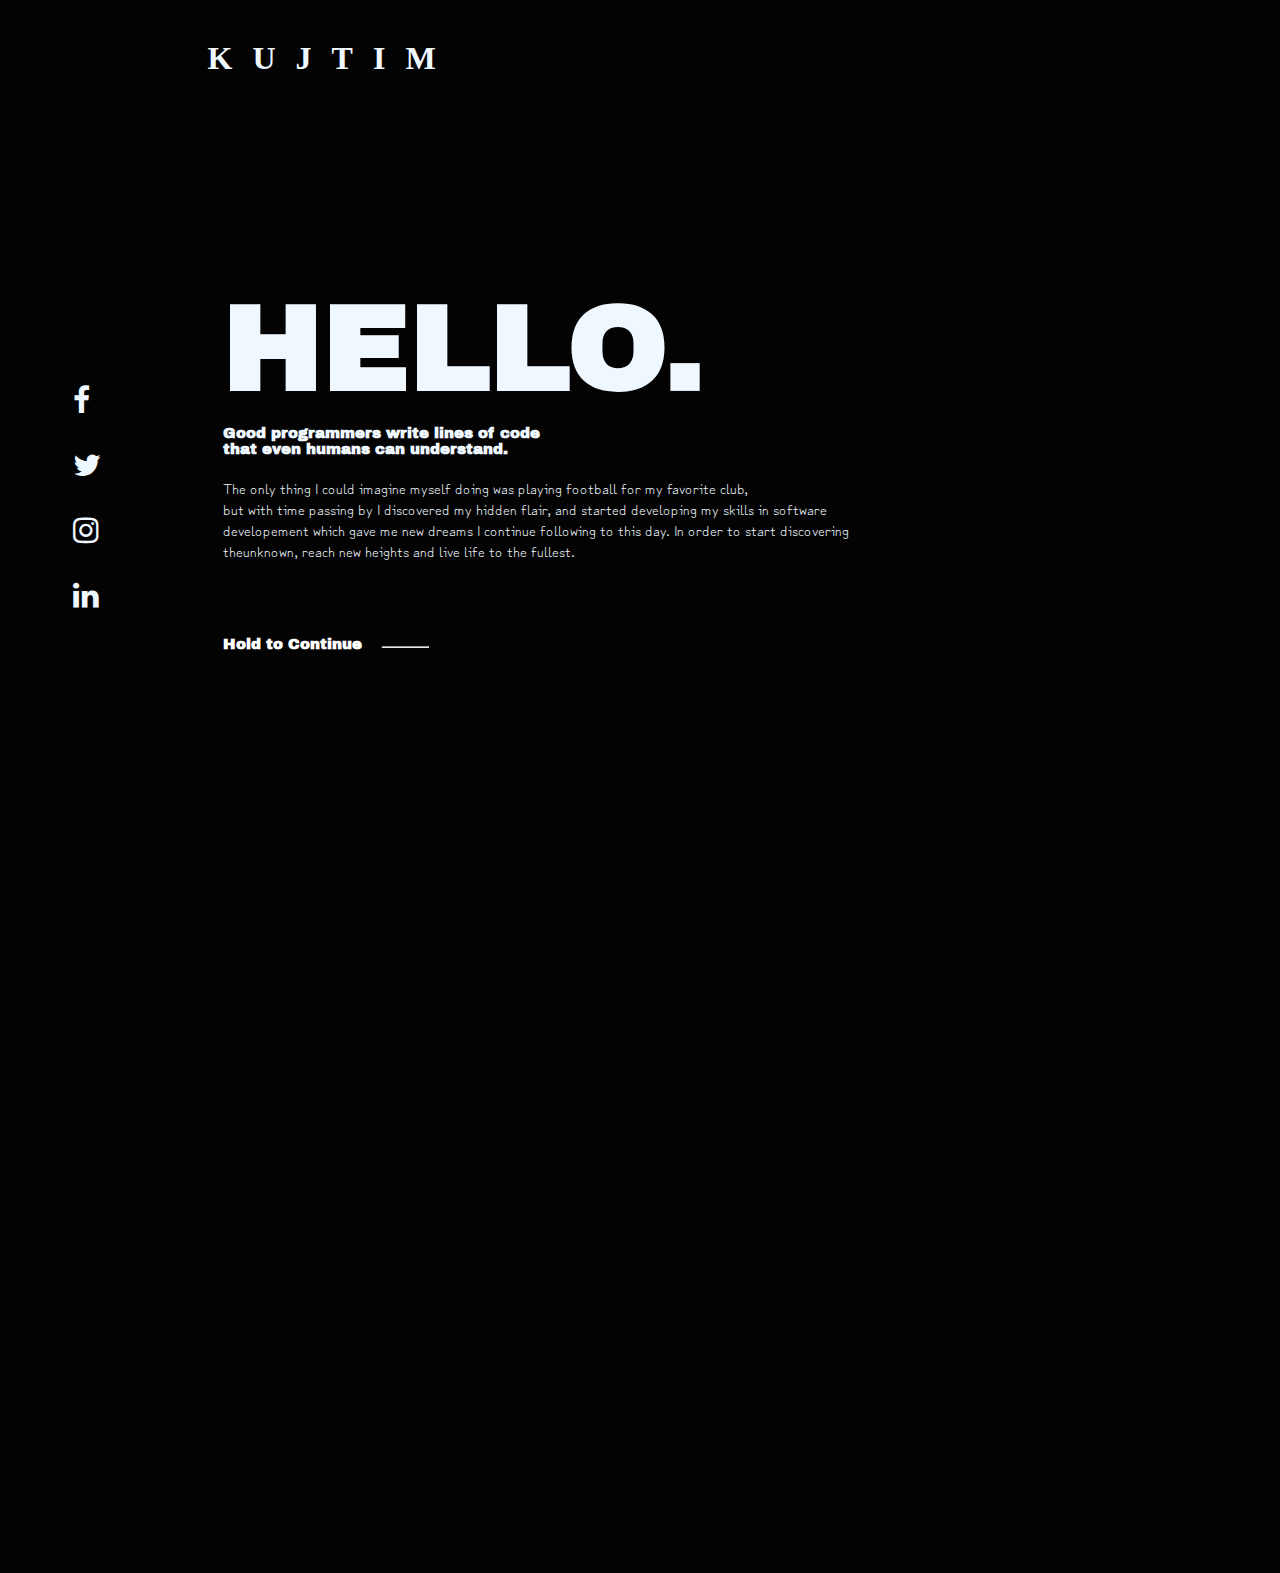
<file: index.html>
<!DOCTYPE html>
<html lang="en">
<head>
	<meta charset="UTF-8">
	<meta content="IE=edge" http-equiv="X-UA-Compatible">
	<meta content="width=device-width, initial-scale=1.0" name="viewport">
	<link href="https://fonts.googleapis.com/css2?family=Bebas+Neue&display=swap" rel="stylesheet">
	<link href="https://fonts.googleapis.com/css2?family=Bebas+Neue&family=Zen+Kurenaido&display=swap" rel="stylesheet">
	<link href="https://fonts.googleapis.com/css2?family=Archivo+Black&family=Russo+One&family=Staatliches&display=swap" rel="stylesheet">
	<title>Kujtim Gjokaj</title>
	<link href="https://cdnjs.cloudflare.com/ajax/libs/font-awesome/4.7.0/css/font-awesome.min.css" rel="stylesheet">
	<link href="img/test.png" rel="Shortcut Icon" type="image/x-icon">
	<link href="style.css" rel="stylesheet">
	
</head>
<body>
	<nav>
			<p style="color: aliceblue;" >K</p>
			<p style="color: aliceblue;">U</p>
			<p style="color: aliceblue;">J</p>
			<p style="color: aliceblue;">T</p>
			<p style="color: aliceblue;">I</p>
			<p style="color: aliceblue;">M</p>

	</nav>



	<div class="menu">
		<ul>
			<li><a class="fa fa-facebook" href="https://www.facebook.com/kujtimgjokajj" style="color: aliceblue;" target="_blank"></a></li>
			<li><a class="fa fa-twitter" href="https://twitter.com/kujtimgjokajj" style="color: aliceblue;" target="_blank"></a></li>
			<li><a class="fa fa-instagram" href="https://www.instagram.com/kujtimgjokajj/" style="color: aliceblue;"target="_blank"></a></li>
			<li><a class="fa fa-linkedin" href="https://www.linkedin.com/in/kujtim-gjokaj/" style="color: aliceblue;"target="_blank"></a></li>
		</ul>
	</div>

	<section>
		<h1>HELLO.</h1>
		<h4>Good programmers write lines of code <br> that even humans can understand.</h4>
		<p>
			The only thing I could imagine myself doing was playing football for my favorite club,<br>
			but with time passing by I discovered my hidden flair, and started developing my skills in software<br> developement which gave me new dreams I continue following to this day.
			In order to  start discovering<br> theunknown, reach new heights and live life to the fullest. 
		</p>
		
		<div class="click">
			<a href="main.html"><h6>Hold to Continue</h6></a>
			<hr>
		</div>
	</section>
		<img src="img/tesimg2.png" alt="Picture of me" width="500px" margin-bottom="10px " style="transform:translate(280%,-74%); z-index: 0;">

</body>
</html>
</file>
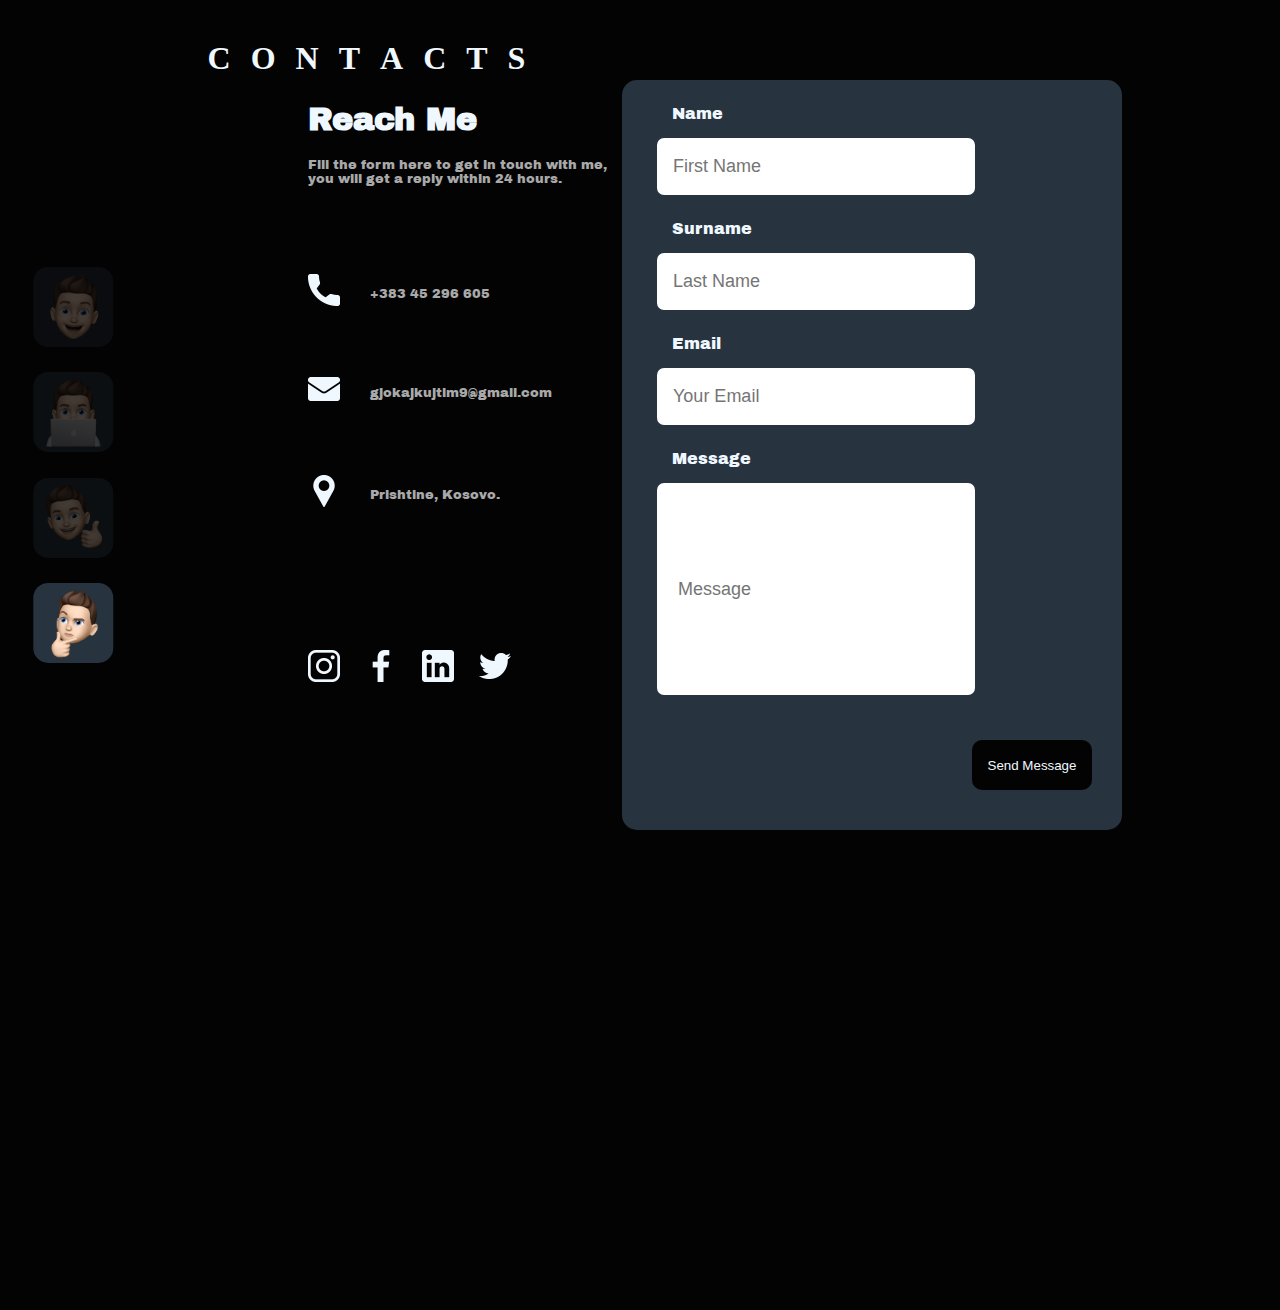
<file: contact.html>
<!DOCTYPE html>
<html lang="en">
<head>
    <meta charset="UTF-8">
    <meta http-equiv="X-UA-Compatible" content="IE=edge">
    <meta name="viewport" content="width=device-width, initial-scale=1.0">
    <title>Contact</title>
    <link rel="stylesheet" href="contact.css">
    <link href="https://fonts.googleapis.com/css2?family=Shippori+Antique&display=swap" rel="stylesheet">
    <link href="https://fonts.googleapis.com/css2?family=Roboto&display=swap" rel="stylesheet">
    <link href="https://fonts.googleapis.com/css2?family=Archivo+Black&family=Russo+One&family=Staatliches&display=swap" rel="stylesheet">
    <link href="img/test.png" rel="Shortcut Icon" type="image/x-icon">
</head>
<body>

    <nav>
        <p style="color: aliceblue;" >C</p>
        <p style="color: aliceblue;">O</p>
        <p style="color: aliceblue;">N</p>
        <p style="color: aliceblue;">T</p>
        <p style="color: aliceblue;">A</p>
        <p style="color: aliceblue;">C</p>
        <p style="color: aliceblue;">T</p>
        <p style="color: aliceblue;">S</p>
    </nav>



    <div class="wrapper">
        <div class="box1">
          <a href="main.html"><img src="img/mememoji.png" alt="Bio"></a> 
        </div>
    </div>

    <div class="wrapper">
        <div class="box2">
           <a href="projects.html"> <img src="img/memojipc.png" alt="Assignments"></a>
            <span class="tooltip2">Assignments</span>
        </div>
    </div>

    <div class="wrapper">
        <div class="box3">
           <a href="favorites.html"> <img src="img/memojifav.png" alt="Favorites"></a>
            <span class="tooltip3"> Favorites </span>
        </div>  
    </div>

    <div class="wrapper">
        <div class="box4">
           <a href="contact.html"><img src="img/memojihmm.png" alt="About me"></a>
           <span class="tooltip4">Contact</span>
        </div>
    </div>	

 
        <div class="box">
            <p> Name</p>
            <input type="text" class="user" placeholder="First Name"/>

            <p> Surname</p>
            <input type="text" class="user" placeholder="Last Name"/>

            <p>Email</p>
            <input type="email" class="user" placeholder="Your Email"/>

            <p>Message</p>
            <input type="text" id="message" placeholder=" Message" style="height: 180px;">


            <button>Send Message</button>
        </div>

        <div class="text">
            <h1>Reach Me</h1>
            <p>Fill the form here to get in touch with me,<br> you will get a reply within 24 hours.</p>

            <span style="display: inline-flex;"><img src="img/call.png" alt="" width="32px" height="32pz"> <p style="margin-left: 30px;">+383 45 296 605</p></span> <br>
            <span style="display: inline-flex;"><img src="img/email.png" alt="" width="32px"  height="32pz"> <p style="margin-left: 30px;">gjokajkujtim9@gmail.com</p></span> <br>
            <span style="display: inline-flex;"><img src="img/pin.png" alt="" width="32px"  height="32pz"> <p style="margin-left: 30px;">Prishtine, Kosovo.</p></span> <br>



        <div class="icons">
            <span>
              <a href="instagram.com/kujtimgjokajj"> <img src="img/instagram.png" alt="instagram" width="32px"></a>
            </span>
            <span>
                 <a href="facebook.com/kujtimgjokajj"> <img src="img/facebook-app-symbol.png" alt="instagram" width="32px"></a>
            </span>
            <span>
                <a href="https://www.linkedin.com/in/kujtim-gjokaj/"> <img src="img/linkedin.png" alt="instagram" width="32px"></a>
            </span>
            <span>
                <a href="twitter.com/kujtimgjokajj"> <img src="img/twitter.png" alt="instagram" width="32px"></a>
            </span>
        </div>


        </div>




    
</body>
</html>
</file>
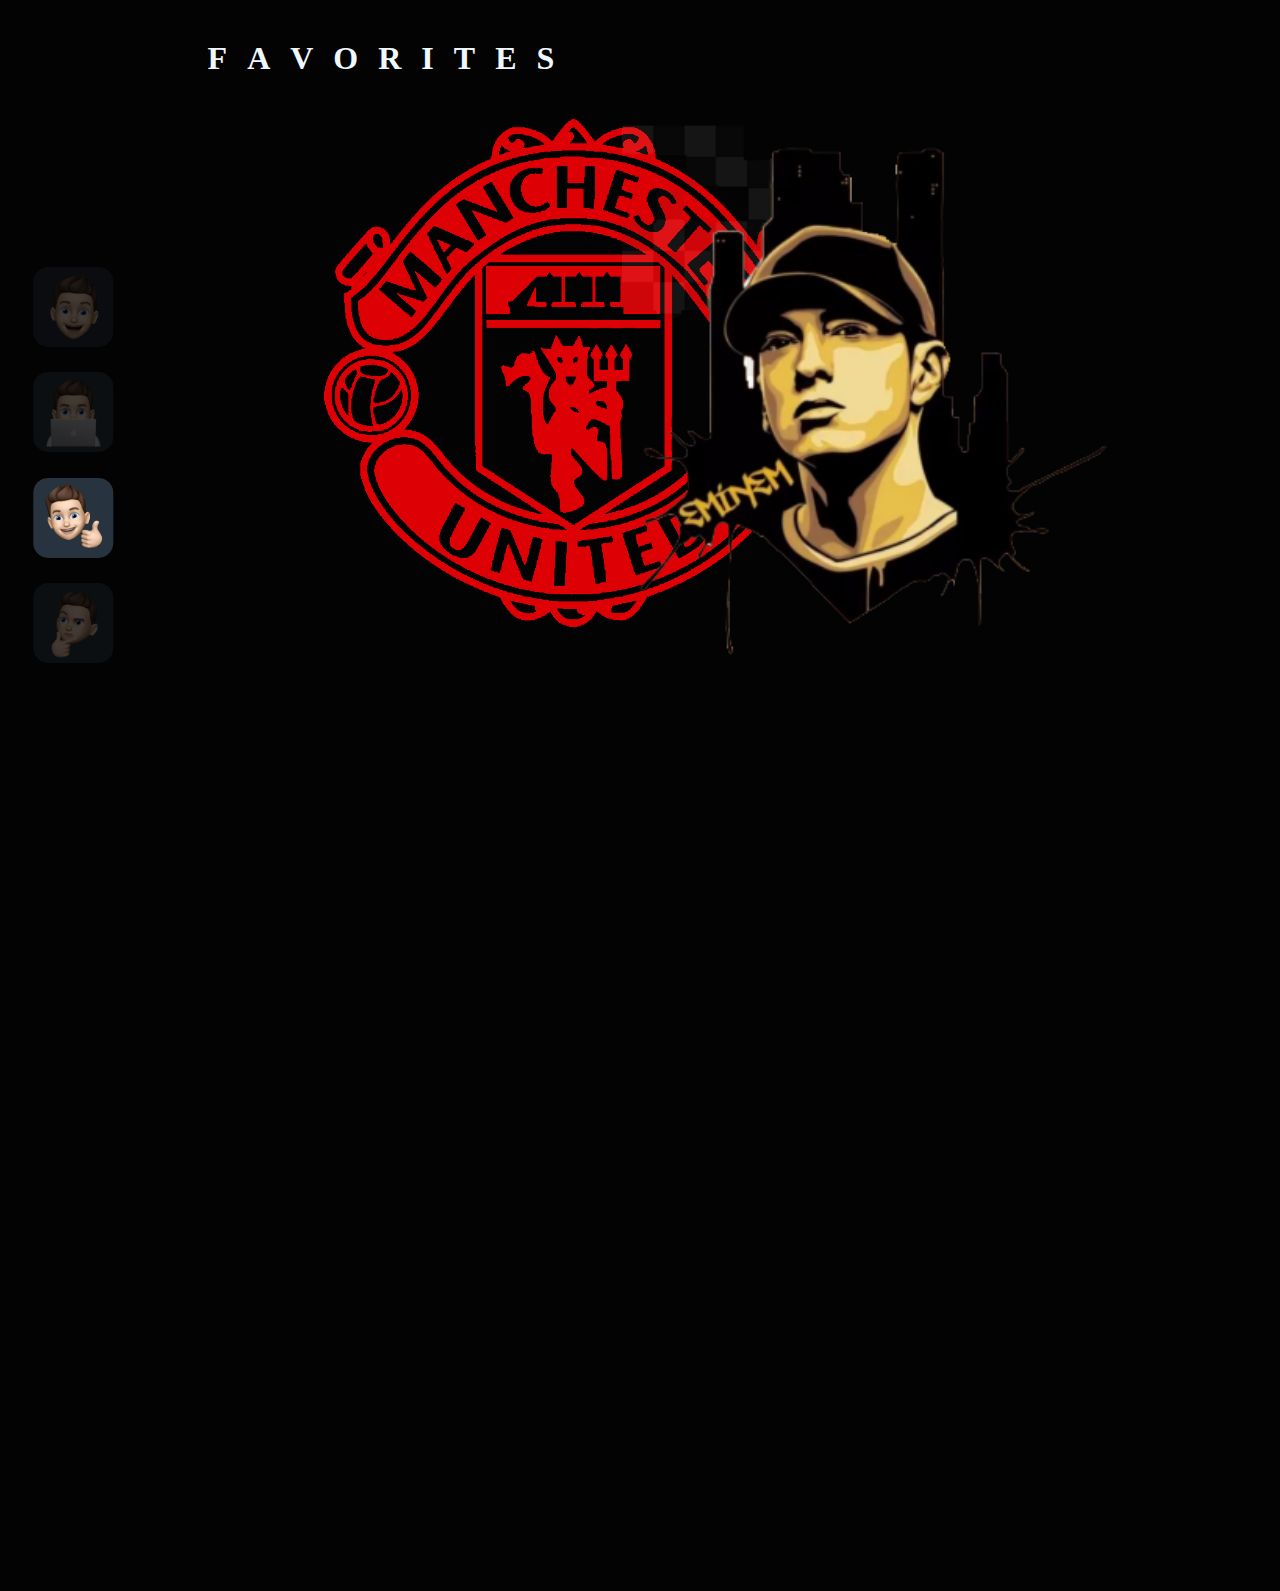
<file: favorites.html>
<!DOCTYPE html>
<html lang="en">
<head>
    <head>
        <meta charset="UTF-8">
        <meta http-equiv="X-UA-Compatible" content="IE=edge">
        <meta name="viewport" content="width=device-width, initial-scale=1.0">
        <title>Favorites</title>
        <link rel="stylesheet" href="favorites.css">
        <link href="https://fonts.googleapis.com/css2?family=Shippori+Antique&display=swap" rel="stylesheet">
        <link href="https://fonts.googleapis.com/css2?family=Roboto&display=swap" rel="stylesheet">
        <link href="https://fonts.googleapis.com/css2?family=Archivo+Black&family=Russo+One&family=Staatliches&display=swap" rel="stylesheet">
        <link href="img/test.png" rel="Shortcut Icon" type="image/x-icon">
    </head>
</head>
<body>

    <nav>
        <p style="color: aliceblue;" >F</p>
        <p style="color: aliceblue;">A</p>
        <p style="color: aliceblue;">V</p>
        <p style="color: aliceblue;">O</p>
        <p style="color: aliceblue;">R</p>
        <p style="color: aliceblue;">I</p>
        <p style="color: aliceblue;">T</p>
        <p style="color: aliceblue;">E</p>
        <p style="color: aliceblue;">S</p>
    </nav>



    <div class="wrapper">
        <div class="box1">
          <a href="main.html"><img src="img/mememoji.png" alt="Bio"></a> 
        </div>
    </div>

    <div class="wrapper">
        <div class="box2">
           <a href="projects.html"> <img src="img/memojipc.png" alt="Assignments"></a>
            <span class="tooltip2">Assignments</span>
        </div>
    </div>

    <div class="wrapper">
        <div class="box3">
           <a href="favorites.html"> <img src="img/memojifav.png" alt="Favorites"></a>
            <span class="tooltip3"> Favorites </span>
        </div>  
    </div>

    <div class="wrapper">
        <div class="box4">
           <a href="contact.html"><img src="img/memojihmm.png" alt="About me"></a>
           <span class="tooltip4">Contact</span>
        </div>
    </div>	


    <section>
        <div class="manutd">
            <img src="img/manutd.png" alt="" style="width: 500px;margin-left: 25%;">
        </div>

        <div class="rapper">
            <img src="img/eminem.png" alt="" style="    float: right;
            width: 500px;
            transform: translate(-30%,-93%);">
        </div>
    </section>
    
    
</body>
</html>
</file>
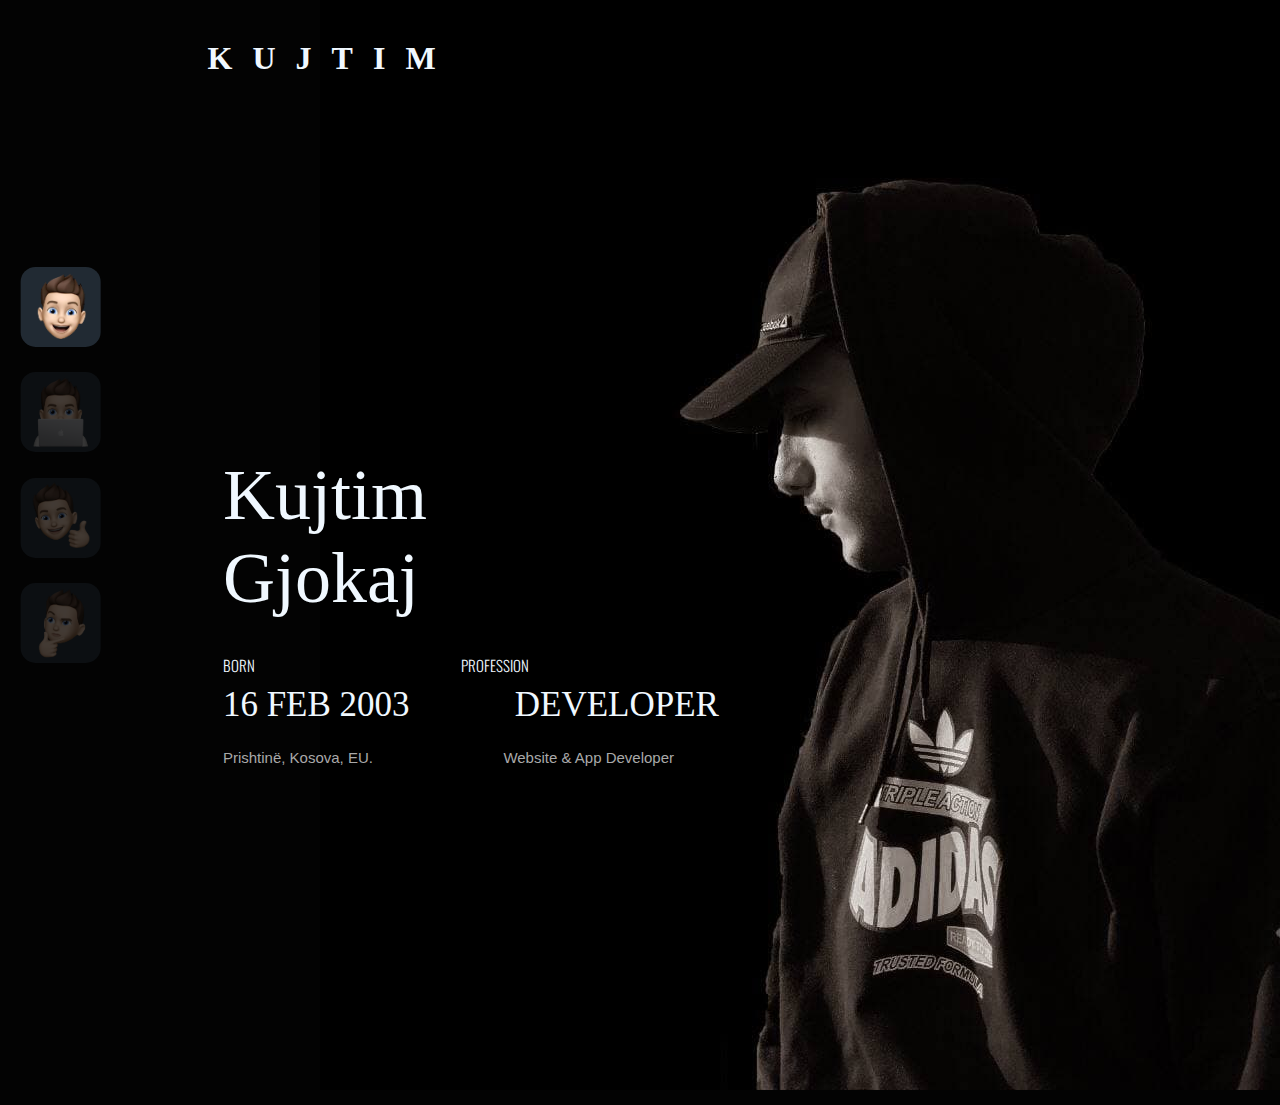
<file: main.html>
<!DOCTYPE html>
<html lang="en">
<head>
    <meta charset="UTF-8">
    <meta http-equiv="X-UA-Compatible" content="IE=edge">
    <meta name="viewport" content="width=device-width, initial-scale=1.0">
    <link href="https://fonts.googleapis.com/css2?family=Zen+Antique+Soft&display=swap" rel="stylesheet">
    <link href="https://fonts.googleapis.com/css2?family=Oswald:wght@300&display=swap" rel="stylesheet">    <title>Journey</title>
    <link rel="stylesheet" href="style.css">
    <link href="img/test.png" rel="Shortcut Icon" type="image/x-icon">

    <style type="text/css">
        body{
            background-image: url(img/mt.jpg);
            background-repeat: no-repeat;
            background-position: right;
            background-attachment: fixed;
        }
    </style>
</head>
<body>


    
    <nav>
        <p style="color: aliceblue;" >K</p>
        <p style="color: aliceblue;">U</p>
        <p style="color: aliceblue;">J</p>
        <p style="color: aliceblue;">T</p>
        <p style="color: aliceblue;">I</p>
        <p style="color: aliceblue;">M</p>
    </nav>


  <!-- Tooltip BUG NEEDS FIX    -->

    <div class="wrapper">
        <div class="box1">
          <a href="main.html"><img src="img/mememoji.png" alt="Bio"></a> 
        </div>
    </div>

    <div class="wrapper">
        <div class="box2">
            <span class="tooltip2">Assignments</span>
           <a href="projects.html"> <img src="img/memojipc.png" alt="Assignments"></a>
        </div>
    </div>

    <div class="wrapper">
        <div class="box3">
           <a href="favorites.html"> <img src="img/memojifav.png" alt="Favorites"></a>
            <span class="tooltip3"> Favorites </span>
        </div>  
    </div>

    <div class="wrapper">
        <div class="box4">
           <a href="contact.html"><img src="img/memojihmm.png" alt="About me"></a>
           <span class="tooltip4">Contact</span>
        </div>
    </div>




<section class="sec2">
    <div class="name">
        <p>
            Kujtim
            <br>
            Gjokaj
        </p>
    </div>
    <div class="inlinetitle">
        <p>BORN</p>
        <p id="prof">PROFESSION</p>
    </div>

    <div class="inlinesub">
        <p>
           16 FEB 2003 
        </p>

        <p id="dev">
            DEVELOPER
        </p>
    </div>

    <div class="subtitle">
        <p>
            Prishtinë, Kosova, EU.
        </p>

        <p id="webappdev">
            Website & App Developer
        </p>
    </div>


</section>

</body>
</html>
</file>
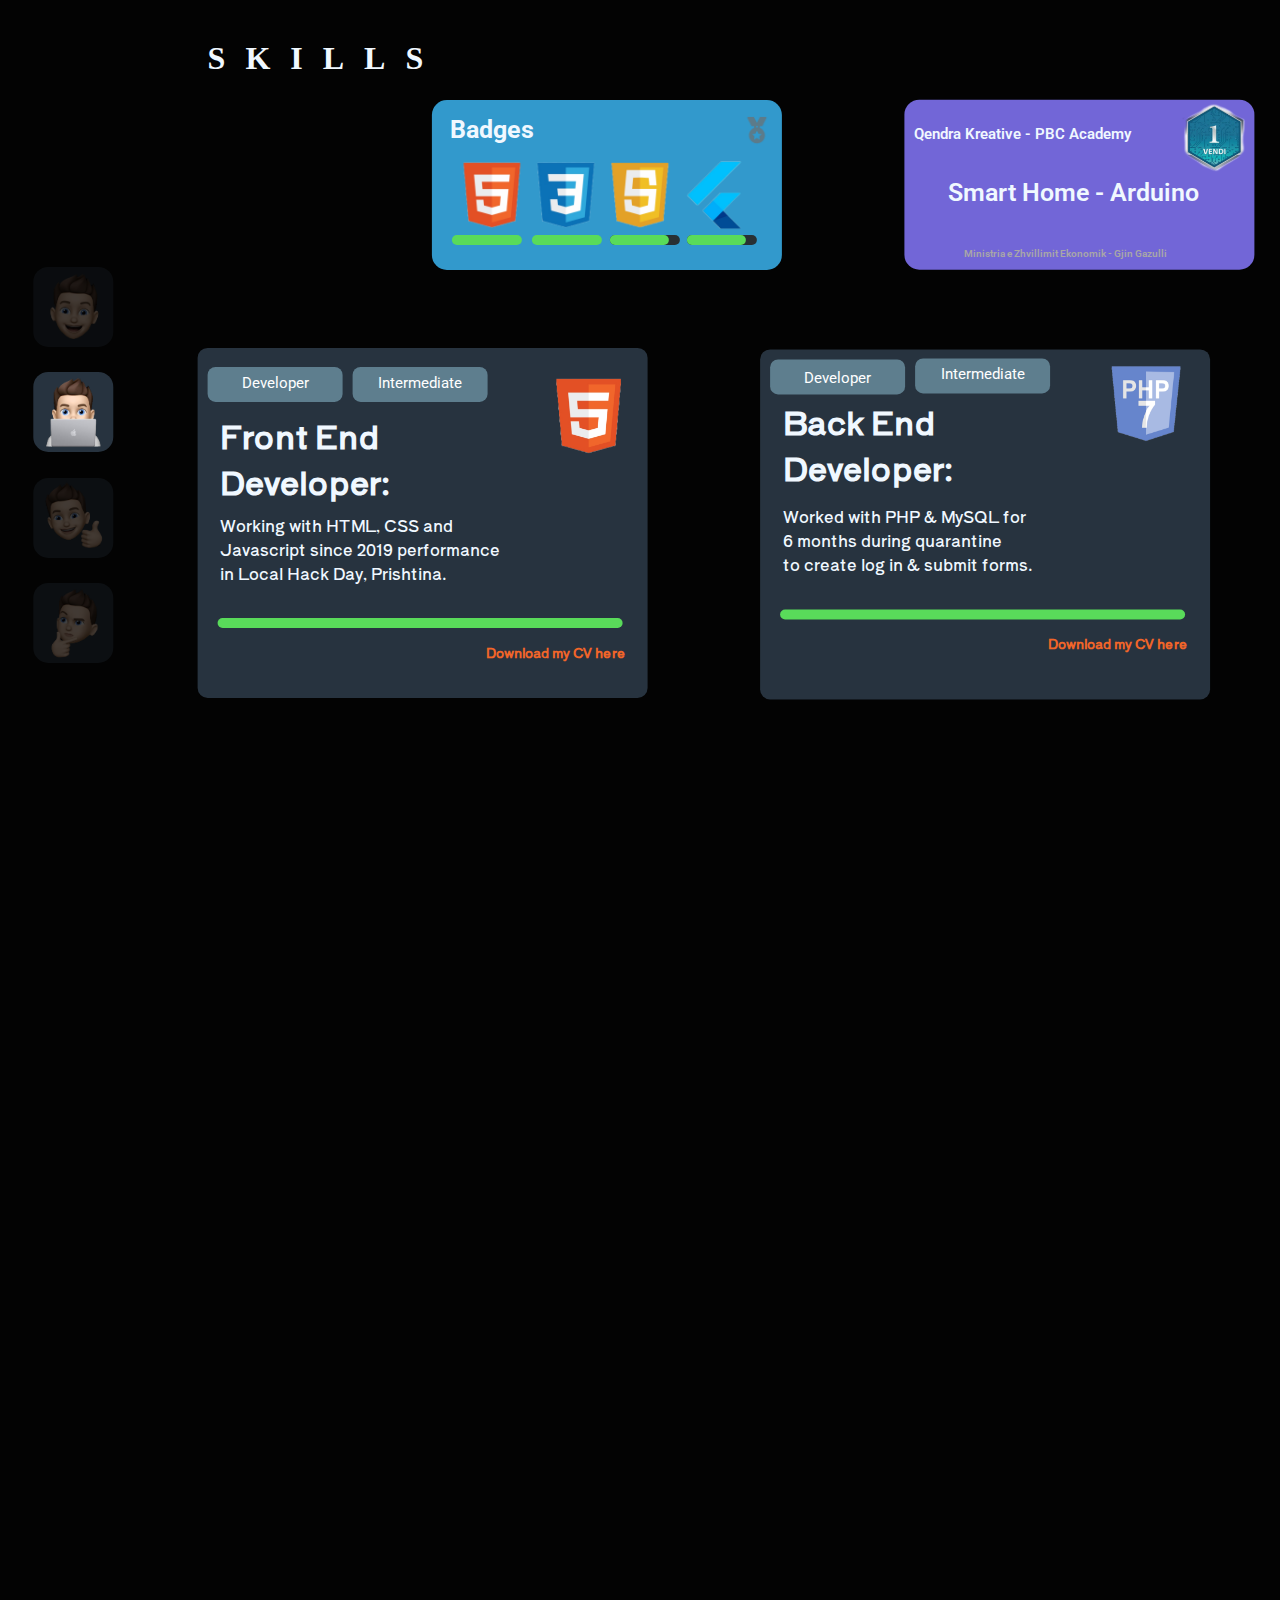
<file: projects.html>
<!DOCTYPE html>
<html lang="en">
<head>
    <meta charset="UTF-8">
    <meta http-equiv="X-UA-Compatible" content="IE=edge">
    <meta name="viewport" content="width=device-width, initial-scale=1.0">
    <title>Assignments & Projects</title>
    <link rel="stylesheet" href="projects.css">
    <link href="https://fonts.googleapis.com/css2?family=Shippori+Antique&display=swap" rel="stylesheet">
    <link href="https://fonts.googleapis.com/css2?family=Roboto&display=swap" rel="stylesheet">
    <link href="https://fonts.googleapis.com/css2?family=Archivo+Black&family=Russo+One&family=Staatliches&display=swap" rel="stylesheet">
    <link href="img/test.png" rel="Shortcut Icon" type="image/x-icon">
</head>
<body>

        
    <nav>
        <p style="color: aliceblue;" >S</p>
        <p style="color: aliceblue;">K</p>
        <p style="color: aliceblue;">I</p>
        <p style="color: aliceblue;">L</p>
        <p style="color: aliceblue;">L</p>
        <p style="color: aliceblue;">S</p>
    </nav>



    <div class="wrapper">
        <div class="box1">
          <a href="main.html"><img src="img/mememoji.png" alt="Bio"></a> 
        </div>
    </div>

    <div class="wrapper">
        <div class="box2">
           <a href="projects.html"> <img src="img/memojipc.png" alt="Assignments"></a>
            <span class="tooltip2">Assignments</span>
        </div>
    </div>

    <div class="wrapper">
        <div class="box3">
           <a href="favorites.html"> <img src="img/memojifav.png" alt="Favorites"></a>
            <span class="tooltip3"> Favorites </span>
        </div>  
    </div>

    <div class="wrapper">
        <div class="box4">
           <a href="contact.html"><img src="img/memojihmm.png" alt="About me"></a>
           <span class="tooltip4">Contact</span>
        </div>
    </div>	


    <!-- !!!!! -->
    
    <div class="topbox">
        <div class="firstbox">
            <div class="fbhead">
             <img src="img/medals.png" alt="medals" style="width:30px;float: right;margin-top: 15px;">
             <h2>Badges</h2>
             </div>
            
            
            <div class="pics">
             <img src="img/htmlsmall.png" alt="HTML Certificate" style="width: 70px;">
             <img src="img/csssmall.png" alt="CSS Certificate" style="width: 70px;">
             <img src="img/jssmall.png" alt="Javascript Certificate" style="width: 70px;">
             <img src="img/fluttersmall.png" alt="Flutter Developer" style="width: 70px;">
            </div>

            <div class="progress">
                <div class="pr1"></div>
                <div class="pr2"></div>
                <div class="pr31">
                 <div class="pr3"></div>
                </div>
                 <div class="pr41">
                    <div class="pr4"></div>
                </div>
            </div>
        </div>

        <div class="secondbox">
            <p>Qendra Kreative - PBC Academy</p>
            <img src="img/vendi1.png" alt="Vendi 1" style="width: 80px; float: right; margin-top: -60px;">
            <p class="p2">Smart Home - Arduino</p>
            <p class="p3"> Ministria e Zhvillimit Ekonomik - Gjin Gazulli</p>
        </div>

        <div class="thirdbox"></div>
    </div>


    <div class="bigbox">

        <!-- Front End -->

        <div class="frontend">
            <div class="title1">
                <p class="devp">Developer</p>
            </div>
            <div class="title2">
                <p>Intermediate</p>
            </div>
            <img src="img/htmlsmall.png" alt="HTML Certificate" style="width: 80px; float: right;margin: -20% 19px;">

            <h1>Front End <br> Developer:</h1>
            <p>Working with HTML, CSS and <br>Javascript since 2019 performance <br> in Local Hack Day, Prishtina.</p>

            <div class="progressbar"></div>

         <a href="Kujtim_Gjokaj_CV.pdf" target="_blank"><h6>Download my CV here</h6></a>
       
        </div>

        <!-- Back End -->
        
        <div class="backend">

            <div class="title1">
                <p class="devp">Developer</p>
            </div>

            <div class="title2">
                <p>Intermediate</p>
            </div>
            <img src="img/phpsmall.png" alt="HTML Certificate" style="width: 90px; float: right;margin: -20% 19px;">

            <h1>Back End <br> Developer:</h1>
            <p>Worked with PHP & MySQL for <br>6 months during quarantine<br> to create log in & submit forms.</p>

            <div class="progressbar"></div>

         <a href="Kujtim_Gjokaj_CV.pdf" target="_blank"><h6>Download my CV here</h6></a>
       


        </div>

            <!-- App Dev -->
        <div class="appdev">
            
            <div class="title1">
                <p class="devp">Developer</p>
            </div>

            <div class="title2">
                <p>Intermediate</p>
            </div>
            <img src="img/fluttersmall.png" alt="Flutter Certificate" style="width: 90px; float: right;margin: -20% 19px;">

            <h1>Mobile App <br> Developer:</h1>
            <p>I started learning Flutter <br>1 year ago I'm now working in<br> an app called Virtual Doctor.</p>

            <div class="progressbar"></div>

         <a href="https://github.com/KujtimGj/Doctor-App" target="_blank"><h6>Check my work here</h6></a>


        </div>       
    </div>
    
</body>
</html>
</file>
<file: style.css>
body{
    background-color: #030303;
    font-family: 'Archivo Black', sans-serif;
    font-family: 'Russo One', sans-serif;
    font-family: 'Zen Antique Soft', serif;
    color: aliceblue;
    overflow-x: hidden;
    overflow-y: hidden;
}
nav{
    padding-left: 15%;
    display: inline-flex;
    font-size: 32px;
    font-weight: bold;
    font-family: 'Y-andermo';
}
nav p{
    padding-left: 10px;
    margin-right: 10px;
}
.menu{
     text-decoration: none;
    transform: translateY(100%); 
}


.menu ul li{
    list-style-type: none;
}
.menu ul li a{
    text-decoration: none;
    padding-bottom: 35px;
    padding-left: 25px;
    font-size: 30px;
}
section{
    transform: translate(17%,-45%);
    font-family: 'Archivo Black', sans-serif;
    font-size: 60px;
}
section h4{
    margin-top: -70px;
    font-size: 15px;
    font-weight: 900;
}
section p{
    font-family: 'Zen Kurenaido', sans-serif;
    font-size:15px;
}
section h6{
    font-family: 'Archivo Black', sans-serif;
    font-size: 15px;
    margin-top: 60px;
}
.click{
    display: inline-flex;
}
.click a{
    color: white;
    text-decoration: none;
}
hr{
    height: 0px;
    width: 45px;
    margin-top: 70px;
    margin-left: 20px;
}
::-webkit-scrollbar {
    width: 16px;
}
 
::-webkit-scrollbar-track {
    background-color: #111111;
    border-radius: 100px;
}
 
::-webkit-scrollbar-thumb {
    background-color: #333333;
    border-radius: 100px;
}


/* Main*/


/* Wrappers*/

/* Wrapper 1*/
.wrapper{
    padding-bottom: 2%;
    transform: translate(1%, 150%);
}
.wrapper .box1{
    width: 80px;
    height: 80px;
    border-radius: 15px;
    background-color:#212a33;
}.wrapper .box1 img{
    object-fit: cover;
    width: 90px;
    margin-left: -5px;
}
/* Wrapper 2*/
.wrapper .box2{
    width: 80px;
    height: 80px;
    background-color: #27333f;
    border-radius: 15px;
    opacity: 25%;
}
.wrapper .box2 img{
    object-fit: cover;
    width: 80px;
}
.wrapper .box2 .tooltip2{
    visibility: hidden;
    width: 120px;
    background-color: red;
    color: #fff;
    text-align: center;
    border-radius: 6px;
    padding: 5px 0;
  
    /* Position the tooltip */
    position: absolute;
    z-index: 1;
}

.wrapper .box2 .img:hover .tooltip{
    visibility: visible;
  }

/* Wrapper 3*/

.wrapper .box3{
    width: 80px;
    height: 80px;
    background-color: #27333f;
    border-radius: 15px;
    opacity: 25%;
}
 .wrapper .box3 img {
    object-fit: cover;
    width: 80px;
}
.wrapper .box3 .tooltip3{
    visibility: hidden;
    width: 120px;
    background-color: #27333f ;
    color: white;
    text-align: center;
    border-radius: 6px;
    padding: 5px 0; 
    /* Position the tooltip */
    position: absolute;
    margin-left: 1%;
    margin-top: 1%;
}

.wrapper .box3 .img:hover .tooltip{
    visibility: visible;
  }



/* Wrapper 4*/
 .wrapper .box4{
    width: 80px;
    height: 80px;
    background-color: #27333f;
    border-radius: 15px;
    opacity: 25%;
}
.wrapper .box4 img{
    object-fit: cover;
    width: 80px;
}

.wrapper .box4 .tooltip4{
    visibility: hidden;
    width: 120px;
    background-color: #27333f ;
    color: white;
    text-align: center;
    border-radius: 6px;
    padding: 5px 0; 
    /* Position the tooltip */
    position: absolute;

    margin-left: 1%;
    margin-top: 1%;
}

.wrapper .box4 .img:hover .tooltip4{
    visibility: visible;
  }

/* Section 2 Bio*/

.sec2{
    transform: translate(17%,-30%);
}
.sec2 .name p{
    font-family: 'Times New Roman', serif;
    font-size: 72px;
  
}
.inlinetitle{
    transform: translate(0px ,-75px);
}
.inlinetitle p{
    font-size: 15px;
    display: inline-block;
    font-family: 'Oswald', sans-serif;
    font-weight: 300;
}
.inlinesub{
    transform: translate(0px,-105%);
}
.inlinesub p{
    font-family: 'Times New Roman',serif;
    display: inline-block;
    font-size: 35px;
}
.subtitle{
   transform: translate(0px, -230%);
}
.subtitle p{
    display: inline-block;
    color: #A9A9A9;
    font-size: 15px;
}
#webappdev{
    padding-left: 9%;
}
#dev{
    padding-left: 7%;
}
#prof{
    padding-left: 15%;
}

@media only screen and (max-width:700px) {
    nav{
        padding-left: 5em;
        transform: translateY(50%);
    }
    section{
        transform: translate(70%, -30%);
    }
    img{
        padding-right: 25em;
    }

}
</file>
<file: contact.css>
body{
    overflow-x: hidden;
    background-color:#030303;
    overflow-y: hidden;
}
nav{
    padding-left: 15%;
    display: inline-flex;
    font-size: 32px;
    font-weight: bold;
    font-family: 'Y-andermo';
}
nav p{
    padding-left: 10px;
    margin-right: 10px;
}

.wrapper{
    padding-bottom: 2%;
    transform: translate(2%, 150%);
}
.wrapper .box1{
    width: 80px;
    height: 80px;
    border-radius: 15px;
    background-color:#212a33;
    opacity: 25%;
}
.wrapper .box1 img{
    object-fit: cover;
    width: 90px;
    margin-left: -5px;
}
/* Wrapper 2*/
.wrapper .box2{
    width: 80px;
    height: 80px;
    background-color: #27333f;
    border-radius: 15px;
    opacity: 25%;
}
.wrapper .box2 img{
    object-fit: cover;
    width: 80px;
}
.wrapper .box2 .tooltip2{
    visibility: hidden;
    width: 120px;
    background-color: #27333f ;
    color: white;
    text-align: center;
    border-radius: 6px;
    padding: 5px 0; 
    /* Position the tooltip */
    position: absolute;
    margin-left: 1%;
    margin-top: 1%;
}

.wrapper .box2 .img:hover .tooltip{
    visibility: visible;
  }

/* Wrapper 3*/

.wrapper .box3{
    width: 80px;
    height: 80px;
    background-color: #27333f;
    border-radius: 15px;
    opacity: 25%;
}
 .wrapper .box3 img {
    object-fit: cover;
    width: 80px;
}
.wrapper .box3 .tooltip3{
    visibility: hidden;
    width: 120px;
    background-color: #27333f ;
    color: white;
    text-align: center;
    border-radius: 6px;
    padding: 5px 0; 
    /* Position the tooltip */
    position: absolute;
    margin-left: 1%;
    margin-top: 1%;
}

.wrapper .box3 .img:hover .tooltip{
    visibility: visible;
  }
/* Wrapper 4*/
 .wrapper .box4{
    width: 80px;
    height: 80px;
    background-color: #27333f;
    border-radius: 15px;
}
.wrapper .box4 img{
    object-fit: cover;
    width: 80px;
}

.wrapper .box4 .tooltip4{
    visibility: hidden;
    width: 120px;
    background-color: #27333f ;
    color: white;
    text-align: center;
    border-radius: 6px;
    padding: 5px 0; 
    /* Position the tooltip */
    position: absolute;
    margin-left: 1%;
    margin-top: 1%;
}

.wrapper .box4 .img:hover .tooltip4{
    visibility: visible;
  }

.box{
  width: 500px;
  height: 750px;
  background-color: #27333f;
  border-radius: 15px;
  float: right;
  transform: translate(-30%, -60%);
}
.box button{
    width: 120px;
    height: 50px;
    float: right;
    margin: 30px;
    color: aliceblue;
    border-radius: 10px;
    border: solid;
    border-color: #030303;
    background-color: #030303;
}
.text{
    width: 500px;
    height: 750px;
    transform: translate(60%, -60%);
    color: aliceblue; 
    font-family: 'Archivo Black', sans-serif;
}
.text p{
    font-size: 13px;
    color: darkgrey;
    padding-bottom: 5%;
}

span{
    margin-top: 10%;
}
.icons{
    margin-top: 25%; 
}
.icons span{
    margin-right: 20px;
}
input {
    padding: 16px;
    border-radius: 7px;
    border: 0px;
    background: white;
    display: block;
    margin: 15px;
    width: 286px;
    color: #030303;
    font-size: 18px;
    height: 25px;
    margin-left: 7%;
}
input text{
    color: #030303;
}
  
  
.box p{
    color: aliceblue;
    font-family: 'Archivo Black';
    margin-left: 10%;
    margin-top: 5%;
}
</file>
<file: favorites.css>
body{
    overflow-x: hidden;
    background-color:#030303;
    overflow-y: hidden;
    
}
nav{
    padding-left: 15%;
    display: inline-flex;
    font-size: 32px;
    font-weight: bold;
    font-family: 'Y-andermo';
}
nav p{
    padding-left: 10px;
    margin-right: 10px;
}

.wrapper{
    padding-bottom: 2%;
    transform: translate(2%, 150%);
}
.wrapper .box1{
    width: 80px;
    height: 80px;
    border-radius: 15px;
    background-color:#212a33;
    opacity: 25%;
}
.wrapper .box1 img{
    object-fit: cover;
    width: 90px;
    margin-left: -5px;
}
/* Wrapper 2*/
.wrapper .box2{
    width: 80px;
    height: 80px;
    background-color: #27333f;
    border-radius: 15px;
    opacity: 25%;
}
.wrapper .box2 img{
    object-fit: cover;
    width: 80px;
}
.wrapper .box2 .tooltip2{
    visibility: hidden;
    width: 120px;
    background-color: #27333f ;
    color: white;
    text-align: center;
    border-radius: 6px;
    padding: 5px 0; 
    /* Position the tooltip */
    position: absolute;
    margin-left: 1%;
    margin-top: 1%;
}

.wrapper .box2 .img:hover .tooltip{
    visibility: visible;
  }

/* Wrapper 3*/

.wrapper .box3{
    width: 80px;
    height: 80px;
    background-color: #27333f;
    border-radius: 15px;
    
}
 .wrapper .box3 img {
    object-fit: cover;
    width: 80px;
}
.wrapper .box3 .tooltip3{
    visibility: hidden;
    width: 120px;
    background-color: #27333f ;
    color: white;
    text-align: center;
    border-radius: 6px;
    padding: 5px 0; 
    /* Position the tooltip */
    position: absolute;
    margin-left: 1%;
    margin-top: 1%;
}

.wrapper .box3 .img:hover .tooltip{
    visibility: visible;
  }
/* Wrapper 4*/
 .wrapper .box4{
    width: 80px;
    height: 80px;
    background-color: #27333f;
    border-radius: 15px;
    opacity: 25%;
}
.wrapper .box4 img{
    object-fit: cover;
    width: 80px;
}

.wrapper .box4 .tooltip4{
    visibility: hidden;
    width: 120px;
    background-color: #27333f ;
    color: white;
    text-align: center;
    border-radius: 6px;
    padding: 5px 0; 
    /* Position the tooltip */
    position: absolute;

    margin-left: 1%;
    margin-top: 1%;
}

.wrapper .box4 .img:hover .tooltip4{
    visibility: visible;
  }
section{
    width: 100%;
    transform: translateY(-80%);
}
</file>
<file: projects.css>
body{
    overflow-x: hidden;
    background-color:#030303;
    overflow-y: hidden;
    
}
nav{
    padding-left: 15%;
    display: inline-flex;
    font-size: 32px;
    font-weight: bold;
    font-family: 'Y-andermo';
}
nav p{
    padding-left: 10px;
    margin-right: 10px;
}/*WRAPPER*/
.wrapper{
    padding-bottom: 2%;
    transform: translate(2%, 150%);
}
.wrapper .box1{
    width: 80px;
    height: 80px;
    border-radius: 15px;
    background-color:#212a33;
    opacity: 25%;
}
.wrapper .box1 img{
    object-fit: cover;
    width: 90px;
    margin-left: -5px;
}
/* Wrapper 2*/
.wrapper .box2{
    width: 80px;
    height: 80px;
    background-color: #27333f;
    border-radius: 15px;
}
.wrapper .box2 img{
    object-fit: cover;
    width: 80px;
}
.wrapper .box2 .tooltip2{
    visibility: hidden;
    width: 120px;
    background-color: #27333f ;
    color: white;
    text-align: center;
    border-radius: 6px;
    padding: 5px 0; 
    /* Position the tooltip */
    position: absolute;
    margin-left: 1%;
    margin-top: 1%;
}

.wrapper .box2 .img:hover .tooltip{
    visibility: visible;
  }

/* Wrapper 3*/

.wrapper .box3{
    width: 80px;
    height: 80px;
    background-color: #27333f;
    border-radius: 15px;
    opacity: 25%;
}
 .wrapper .box3 img {
    object-fit: cover;
    width: 80px;
}
.wrapper .box3 .tooltip3{
    visibility: hidden;
    width: 120px;
    background-color: #27333f ;
    color: white;
    text-align: center;
    border-radius: 6px;
    padding: 5px 0; 
    /* Position the tooltip */
    position: absolute;
    margin-left: 1%;
    margin-top: 1%;
}

.wrapper .box3 .img:hover .tooltip{
    visibility: visible;
  }



/* Wrapper 4*/
 .wrapper .box4{
    width: 80px;
    height: 80px;
    background-color: #27333f;
    border-radius: 15px;
    opacity: 25%;
}
.wrapper .box4 img{
    object-fit: cover;
    width: 80px;
}

.wrapper .box4 .tooltip4{
    visibility: hidden;
    width: 120px;
    background-color: #27333f ;
    color: white;
    text-align: center;
    border-radius: 6px;
    padding: 5px 0; 
    /* Position the tooltip */
    position: absolute;

    margin-left: 1%;
    margin-top: 1%;
}

.wrapper .box4 .img:hover .tooltip4{
    visibility: visible;
  }

section{
    transform: translate(20%,0%);
}

    /* Progress box */
.topbox{
    transform: translate(10%, -90%);
}
.firstbox{
    width: 350px;
    height: 170px;
    background-color: #3299CC;
    transform: translate(85%, 25%);
    border-radius: 15px;
}
.firstbox .fbhead{
    display: inline-block;
    width: 340px;
    height: 50px;
}
.firstbox h2{
    color: aliceblue;
    font-family: 'Roboto', sans-serif;
    margin-left: 18px;
    padding-top: 10px;
    font-size: 25px;
    margin-top: 5px;
}
.firstbox .pics{
    display: inline-block;
    width: 340px;
    height: 75px;
    margin-left: 25px;
    margin-top: 10px;
}
.progress{
    width: 100%;
    height: 20px;
    display: inline-block;
}
.progress .pr1{
    background-color: #59db5a;
    width: 20%;
    height: 10px;
    border-radius: 10px;
    margin-left: 20px;
}
.progress .pr2{
    background-color: #59db5a;
    width: 20%;
    height: 10px;
    border-radius: 10px;
    margin-left: 100px;
    margin-top: -10px;
}
.progress .pr31{
    background-color: #283034;
    width: 20%;
    height: 10px;
    border-radius: 10px;
    margin-left: 178px;
    margin-top: -10px;
}
.progress .pr31 .pr3{
    background-color: #59db5a;
    width: 84%;
    height: 10px;
    border-radius: 10px;
    margin-left: 0px;
    margin-top: -10px;
}
.progress .pr41{
    background-color: #283034;
    width: 20%;
    height: 10px;
    border-radius: 10px;
    margin-left: 255px;
    margin-top: -10px;
}
.progress .pr41 .pr4{
    background-color: #59db5a;
    width: 84%;
    height: 10px;
    border-radius: 10px;
    margin-left: 0px;
    margin-top: -10px;
}

.secondbox{
    width: 350px;
    height: 170px;
    background-color: #7266d7;
    transform: translate(220%, -84%);
    border-radius: 15px;
}
.secondbox p{
    font-size: 15px;
    color: aliceblue;
    font-family: 'Roboto', sans-serif;
    font-weight: 600;
    padding-top: 25px;
    padding-right: 30%;
    margin-left: 10px;
}
.secondbox .p2{
    margin-left: 44px;
    font-size: 25px;
    padding-top: 10px;
    height: 50px;
    width: 75%;
}
.secondbox .p3{
    font-size: 10px;
    margin-top: -30px;
    margin-left: 60px;
    width: 80%;
    color: #a9a7a7;

}
.thirdbox{
    width: 350px;
    height: 170px;
    background-color: #070f16;
    transform: translate(360%, -184%);
    border-radius: 15px;
    background-image: url('img/codesign.png');
}

    /* Qualification Box */

.bigbox{
    transform: translate(15%,-65%);
}
.frontend{
    display: inline-block;
    width: 450px;
    height: 350px;
    background-color: #27333f;
    border-radius: 10px;

}
.frontend .title1{
    width: 30%;
    margin: 10px;
    background-color: #5e7e8e;
    height: 10%;
    border-radius: 8px;

}
.frontend .title1 p{
    font-family: 'Roboto';
    font-size: 15px;
    text-align: center;
    color: #ffffff;
    padding-top: 7px;
    
}
.frontend .title2{
    width: 30%;
    margin: 10px;
    background-color: #5e7e8e;
    height: 10%;
    border-radius: 8px;
    transform: translate(145px, -54px);
}
.frontend .title2 p{
    font-family: 'Roboto';
    font-size: 15px;
    text-align: center;
    color: #ffffff;
    padding-top: 7px;
}
.frontend h1{
    margin: -12% 5%;
    font-family: 'Shippori Antique', sans-serif;
    color: aliceblue;
}
.frontend h6{
    color: #f16529;
    font-family: 'Shippori Antique';
    font-size: 13px;
    float: right;
    margin-right: 22px;
    margin-top: 15px;
}
.frontend p{
    font-family: 'Shippori Antique', sans-serif;
    color: aliceblue;
    margin: 14% 5%;
}
.frontend .progressbar{
    background-color: #59db5a;
    width: 90%;
    height: 10px;
    border-radius: 10px;
    margin-left: 20px;
    margin-top: -30px;

}
    /* Back End */

.backend{
    width: 450px;
    height: 350px;
    background-color: #27333f;
    border-radius: 10px;
    transform: translate(125%, -105%);
}

.backend .title1{
    width: 30%;
    margin: 10px;
    background-color: #5e7e8e;
    height: 10%;
    border-radius: 8px;
    transform: translateY(10px);
}
.backend .title1 p{
    font-family: 'Roboto';
    font-size: 15px;
    text-align: center;
    color: #ffffff;

    transform: translateY(10px);
    
}
.backend .title2{
    width: 30%;
    margin: 10px;
    background-color: #5e7e8e;
    height: 10%;
    border-radius: 8px;
    transform: translate(145px, -45px);
}
.backend  .title2 p{
    font-family: 'Roboto';
    font-size: 15px;
    text-align: center;
    color: #ffffff;
    padding-top: 7px;
}
.backend h1{
    margin: -11% 5%;
    font-family: 'Shippori Antique', sans-serif;
    color: aliceblue;
}
.backend h6{
    color: #f16529;
    font-family: 'Shippori Antique';
    font-size: 13px;
    float: right;
    margin-right: 22px;
    margin-top: 15px;
}
.backend p{
    font-family: 'Shippori Antique', sans-serif;
    color: aliceblue;
    margin: 14% 5%;
}
.backend .progressbar{
    background-color: #59db5a;
    width: 90%;
    height: 10px;
    border-radius: 10px;
    margin-left: 20px;
    margin-top: -30px;

}

    /* App Dev */
.appdev{
    width: 450px;
    height: 350px;
    background-color: #27333f;
    border-radius: 10px;
    transform: translate(250%, -210%);
}
.appdev .title1{
    width: 30%;
    margin: 10px;
    background-color: #5e7e8e;
    height: 10%;
    border-radius: 8px;
    transform: translateY(10px);
}
.appdev .title1 p{
    font-family: 'Roboto';
    font-size: 15px;
    text-align: center;
    color: #ffffff;

    transform: translateY(10px);
    
}
.appdev .title2{
    width: 30%;
    margin: 10px;
    background-color: #5e7e8e;
    height: 10%;
    border-radius: 8px;
    transform: translate(145px, -44px);
}
.appdev  .title2 p{
    font-family: 'Roboto';
    font-size: 15px;
    text-align: center;
    color: #ffffff;
    padding-top: 7px;
}
.appdev h1{
    margin: -11% 5%;
    font-family: 'Shippori Antique', sans-serif;
    color: aliceblue;
}
.appdev h6{
    color: #4eacda;
    font-family: 'Shippori Antique';
    font-size: 13px;
    float: right;
    margin-right: 22px;
    margin-top: 15px;
}
.appdev p{
    font-family: 'Shippori Antique', sans-serif;
    color: aliceblue;
    margin: 14% 5%;
}
.appdev .progressbar{
    background-color: #59db5a;
    width: 90%;
    height: 10px;
    border-radius: 10px;
    margin-left: 20px;
    margin-top: -30px;

}
</file>
